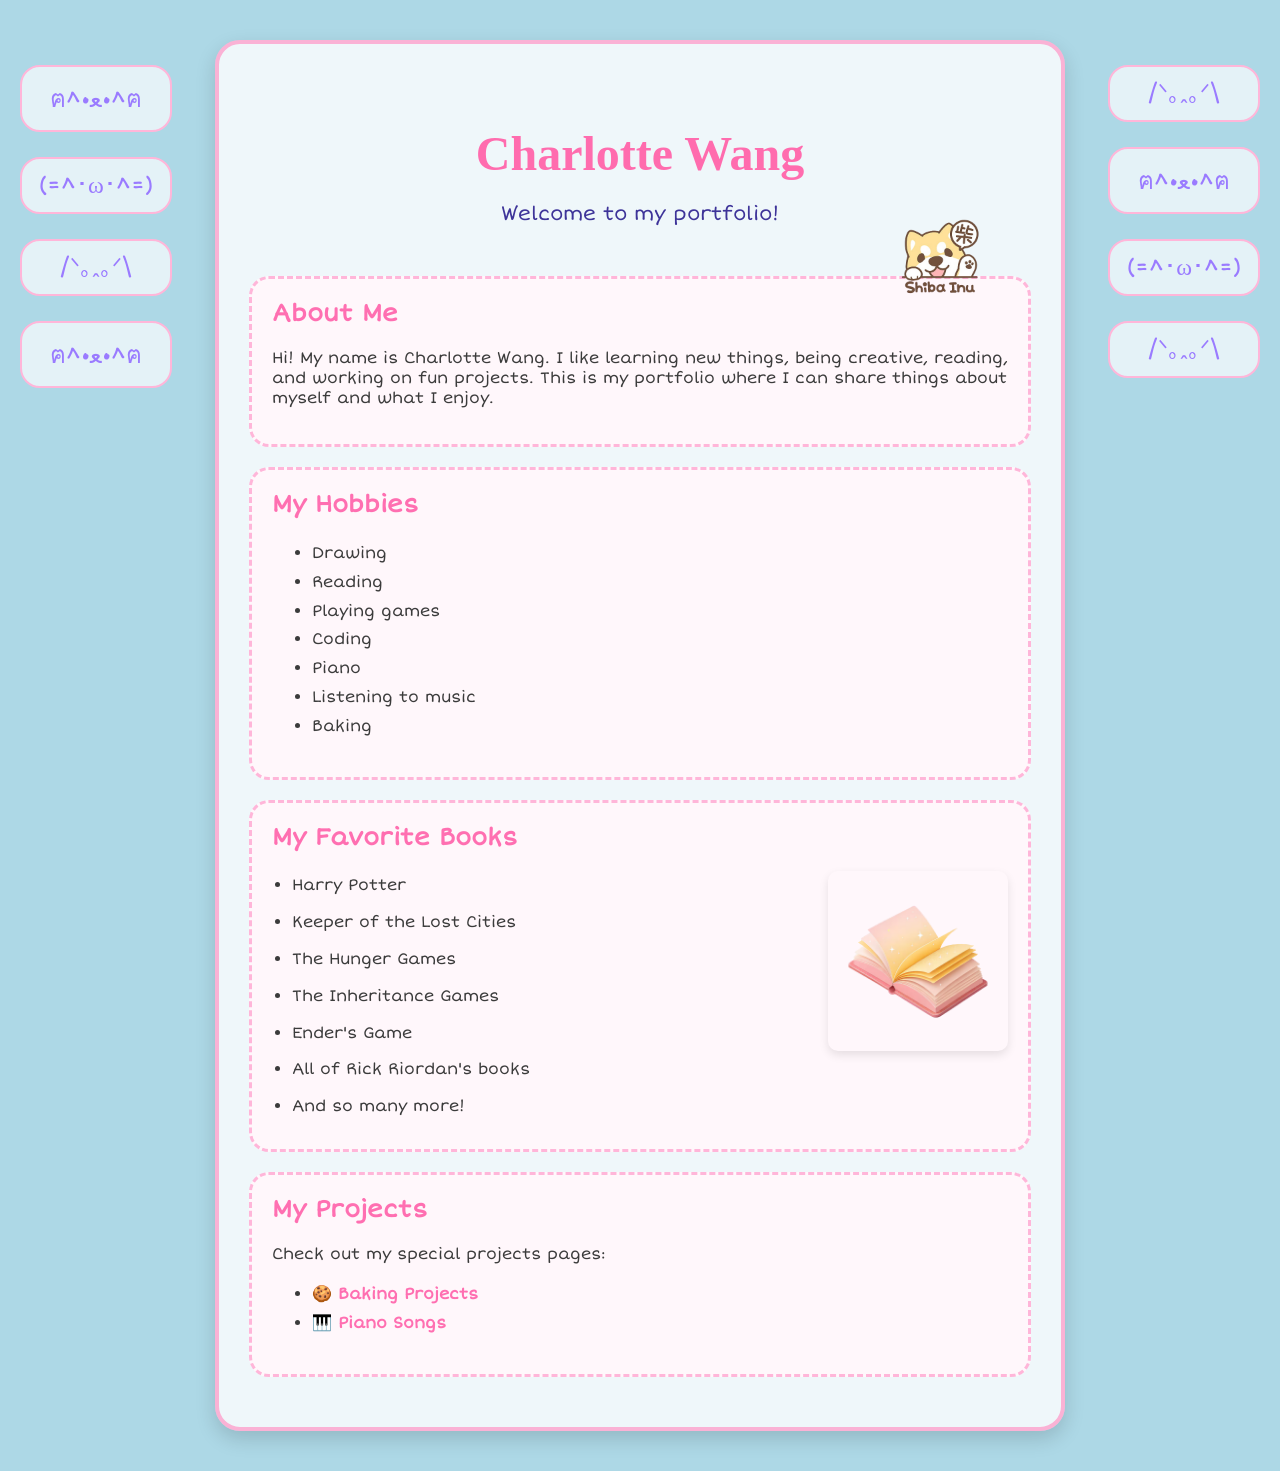
<file: index.html>
<!DOCTYPE html>
<html lang="en">
<head>
  <meta charset="UTF-8" />
  <meta name="viewport" content="width=device-width, initial-scale=1.0" />
  <title>My Portfolio</title>

  <!-- Short Stack font -->
  <link rel="preconnect" href="https://fonts.googleapis.com">
  <link rel="preconnect" href="https://fonts.gstatic.com" crossorigin>
  <link href="https://fonts.googleapis.com/css2?family=Short+Stack&display=swap" rel="stylesheet">

  <link rel="stylesheet" href="style.css" />
</head>
<body>

  <!-- Cute cat decorations on the sides -->
  <div class="cat-side left">
    <p> ฅ^•ﻌ•^ฅ </p>
    <p> (=^･ω･^=) </p>
    <p> /ᐠ｡ꞈ｡ᐟ\ </p>
    <p> ฅ^•ﻌ•^ฅ </p>
  </div>

  <div class="cat-side right">
    <p> /ᐠ｡ꞈ｡ᐟ\ </p>
    <p> ฅ^•ﻌ•^ฅ </p>
    <p> (=^･ω･^=) </p>
    <p> /ᐠ｡ꞈ｡ᐟ\ </p>
  </div>

  <main class="container">
    <header>
      <h1>Charlotte Wang</h1>
      <p class="subtitle">Welcome to my portfolio!</p>
    </header>

    <section class="card about-card">
      <h2>About Me</h2>
      <div class="about-image-wrapper">
        <img src="images/the-shiba-inu.png" alt="Shiba Inu" class="about-image" width="80" height="80" />
      </div>
      <p>
        Hi! My name is Charlotte Wang. I like learning new things, being creative,
        reading, and working on fun projects. This is my portfolio where I can share
        things about myself and what I enjoy.
      </p>
    </section>

    <section class="card">
      <h2>My Hobbies</h2>
      <ul>
        <li>Drawing</li>
        <li>Reading</li>
        <li>Playing games</li>
        <li>Coding</li>
        <li>Piano</li>
        <li>Listening to music</li>
        <li>Baking</li>
      </ul>
    </section>

    <section class="card">
      <h2>My Favorite Books</h2>
      <div class="books-content">
        <ul>
          <li>Harry Potter</li>
          <li>Keeper of the Lost Cities</li>
          <li>The Hunger Games</li>
          <li>The Inheritance Games</li>
          <li>Ender's Game</li>
          <li>All of Rick Riordan's books</li>
          <li>And so many more!</li>
        </ul>
        <img src="images/glowingbook.png" alt="Glowing Book" class="book-image">
      </div>
    </section>

    <section class="card">
      <h2>My Projects</h2>
      <p>
        Check out my special projects pages:
      </p>
      <ul>
        <li><a href="baking.html">🍪 Baking Projects</a></li>
        <li><a href="piano.html">🎹 Piano Songs</a></li>
      </ul>
    </section>
  </main>

</body>
</html>
</file>
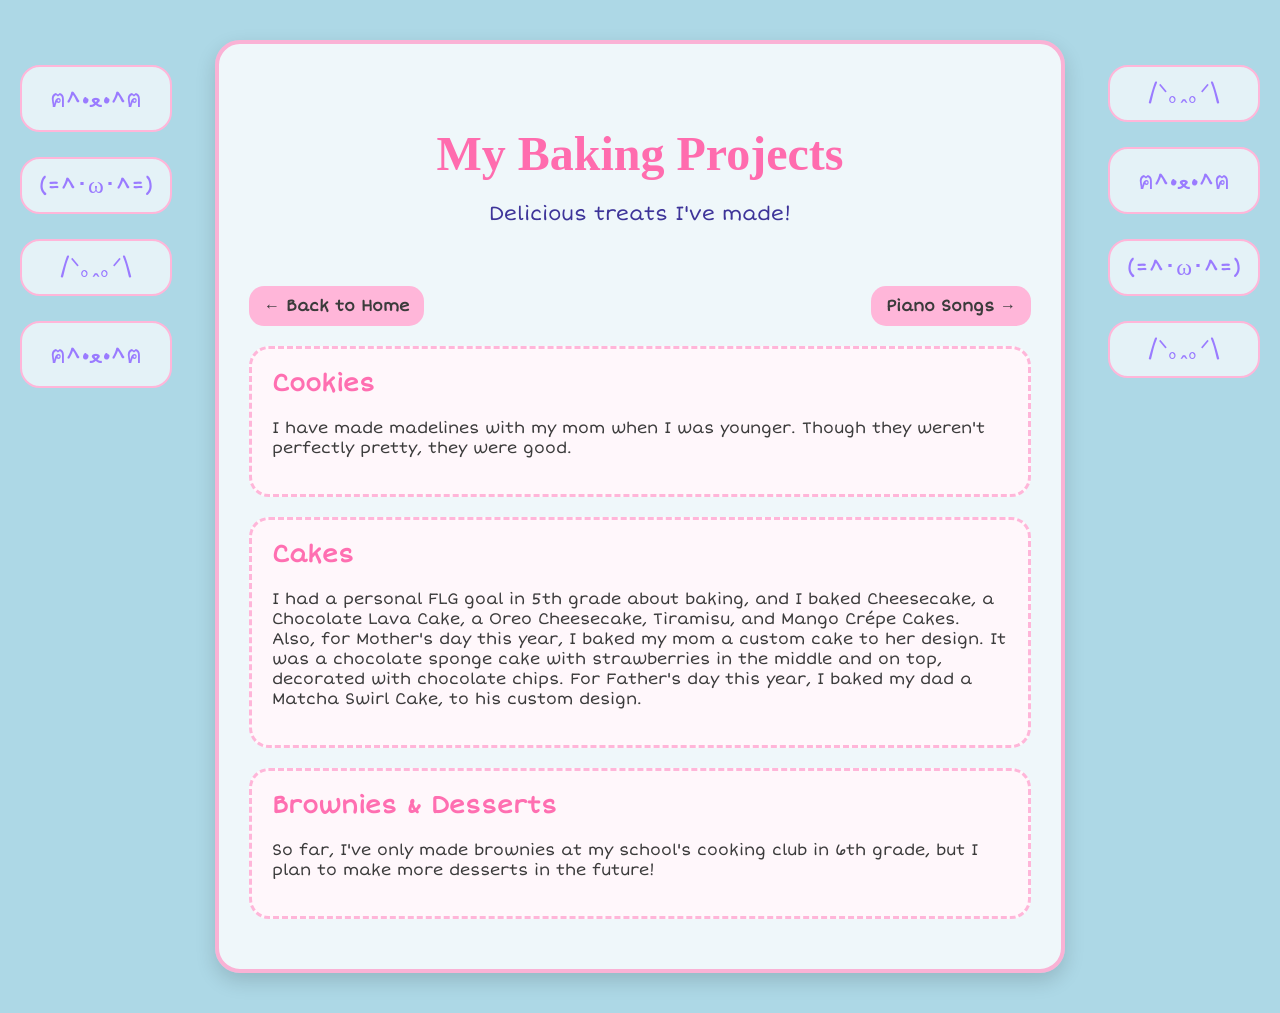
<file: baking.html>
<!DOCTYPE html>
<html lang="en">
<head>
  <meta charset="UTF-8" />
  <meta name="viewport" content="width=device-width, initial-scale=1.0" />
  <title>Baking Projects - Charlotte Wang</title>

  <!-- Short Stack font -->
  <link rel="preconnect" href="https://fonts.googleapis.com">
  <link rel="preconnect" href="https://fonts.gstatic.com" crossorigin>
  <link href="https://fonts.googleapis.com/css2?family=Short+Stack&display=swap" rel="stylesheet">

  <link rel="stylesheet" href="style.css" />
</head>
<body>

  <!-- Cute cat decorations on the sides -->
  <div class="cat-side left">
    <p> ฅ^•ﻌ•^ฅ </p>
    <p> (=^･ω･^=) </p>
    <p> /ᐠ｡ꞈ｡ᐟ\ </p>
    <p> ฅ^•ﻌ•^ฅ </p>
  </div>

  <div class="cat-side right">
    <p> /ᐠ｡ꞈ｡ᐟ\ </p>
    <p> ฅ^•ﻌ•^ฅ </p>
    <p> (=^･ω･^=) </p>
    <p> /ᐠ｡ꞈ｡ᐟ\ </p>
  </div>

  <main class="container">
    <header>
      <h1>My Baking Projects</h1>
      <p class="subtitle">Delicious treats I've made!</p>
    </header>

    <nav class="nav-links">
      <a href="index.html">← Back to Home</a>
      <a href="piano.html">Piano Songs →</a>
    </nav>

    <section class="card">
      <h2>Cookies</h2>
      <p>
        I have made madelines with my mom when I was younger. Though they weren't perfectly pretty, they were good.
      </p>
    </section>

    <section class="card">
      <h2>Cakes</h2>
      <p>
        I had a personal FLG goal in 5th grade about baking,  and I baked Cheesecake, a Chocolate Lava Cake, a Oreo Cheesecake, Tiramisu, and Mango Crépe Cakes. Also, for Mother's day this year, I baked my mom a custom cake to her design. It was a chocolate sponge cake with strawberries in the middle and on top, decorated with chocolate chips. For Father's day this year, I baked my dad a Matcha Swirl Cake, to his custom design.
      </p>
    </section>

    <section class="card">
      <h2>Brownies & Desserts</h2>
      <p>
        So far, I've only made brownies at my school's cooking club in 6th grade, but I plan to make more desserts in the future!
      </p>
    </section>
  </main>

</body>
</html>
</file>
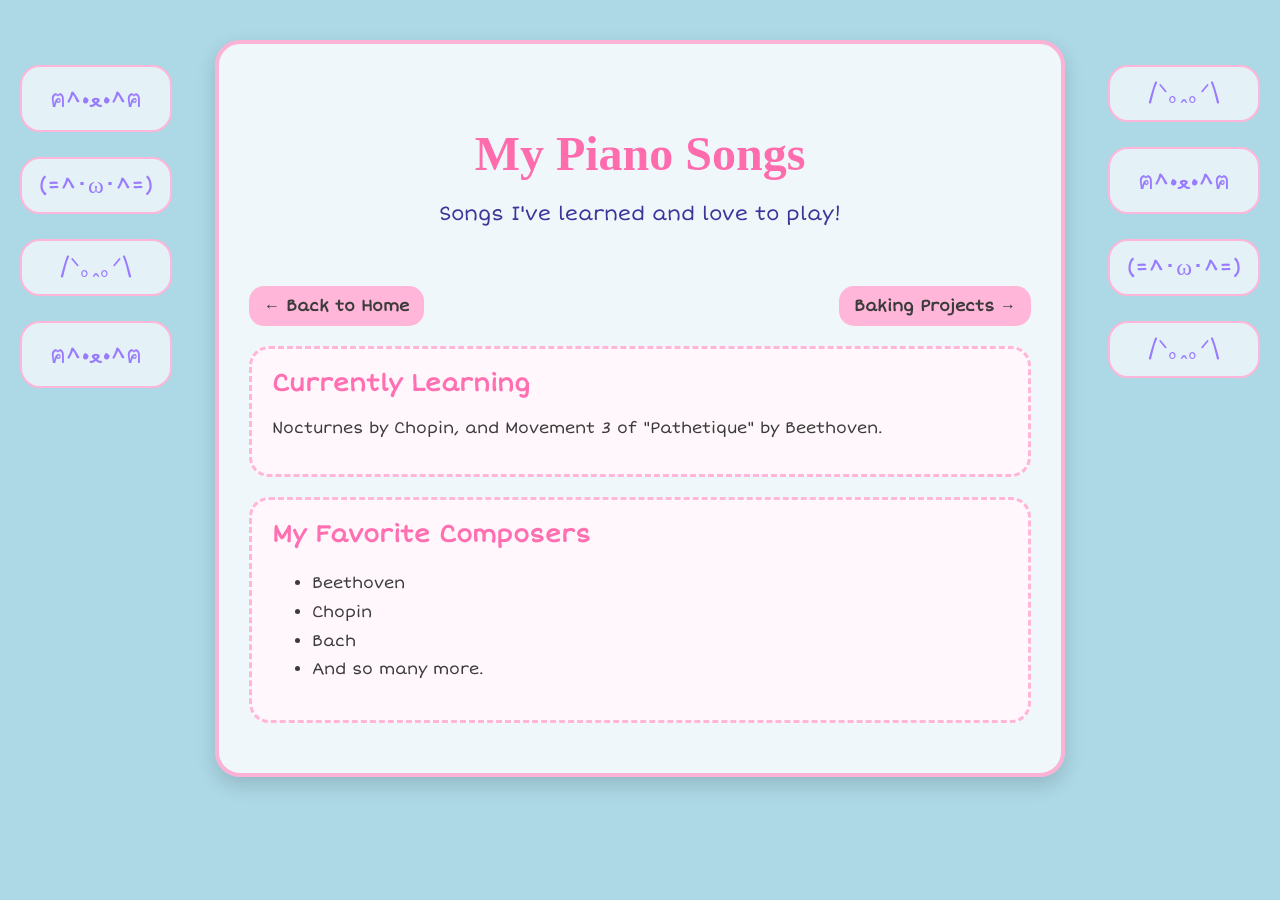
<file: piano.html>
<!DOCTYPE html>
<html lang="en">
<head>
  <meta charset="UTF-8" />
  <meta name="viewport" content="width=device-width, initial-scale=1.0" />
  <title>Piano Songs - Charlotte Wang</title>

  <!-- Short Stack font -->
  <link rel="preconnect" href="https://fonts.googleapis.com">
  <link rel="preconnect" href="https://fonts.gstatic.com" crossorigin>
  <link href="https://fonts.googleapis.com/css2?family=Short+Stack&display=swap" rel="stylesheet">

  <link rel="stylesheet" href="style.css" />
</head>
<body>

  <!-- Cute cat decorations on the sides -->
  <div class="cat-side left">
    <p> ฅ^•ﻌ•^ฅ </p>
    <p> (=^･ω･^=) </p>
    <p> /ᐠ｡ꞈ｡ᐟ\ </p>
    <p> ฅ^•ﻌ•^ฅ </p>
  </div>

  <div class="cat-side right">
    <p> /ᐠ｡ꞈ｡ᐟ\ </p>
    <p> ฅ^•ﻌ•^ฅ </p>
    <p> (=^･ω･^=) </p>
    <p> /ᐠ｡ꞈ｡ᐟ\ </p>
  </div>

  <main class="container">
    <header>
      <h1>My Piano Songs</h1>
      <p class="subtitle">Songs I've learned and love to play!</p>
    </header>

    <nav class="nav-links">
      <a href="index.html">← Back to Home</a>
      <a href="baking.html">Baking Projects →</a>
    </nav>

    <section class="card">
      <h2>Currently Learning</h2>
      <p>
        Nocturnes by Chopin, and Movement 3 of "Pathetique" by Beethoven.
      </p>
    </section>

    <section class="card">
      <h2>My Favorite Composers</h2>
      <ul>
        <li>Beethoven</li>
        <li>Chopin</li>
        <li>Bach</li>
        <li>And so many more.</li>
      </ul>
    </section>
  </main>

</body>
</html>
</file>
<file: style.css>
* {
  box-sizing: border-box;
}

body {
  margin: 0;
  background-color: lightblue;
  font-family: "Short Stack", cursive;
  color: #3b3b3b;
}

/* Main page container */
.container {
  width: 70%;
  max-width: 850px;
  margin: 40px auto;
  background-color: #ffffffcc;
  padding: 30px;
  border-radius: 25px;
  box-shadow: 0 8px 20px rgba(0, 0, 0, 0.15);
  border: 4px solid #fab2d5;
}

/* Header */
header {
  text-align: center;
  padding: 20px;
}

h1 {
  font-family: "Times New Roman", Times, serif;
  font-size: 48px;
  color: #ff6cae;
  margin-bottom: 10px;
}

.subtitle {
  font-size: 20px;
  color: #3e3499;
}

/* Sections */
.card {
  background-color: #fff7fb;
  margin: 20px 0;
  padding: 20px;
  border-radius: 20px;
  border: 3px dashed #ffb6d9;
}

.books-content {
  display: flex;
  align-items: flex-start;
  justify-content: flex-start;
  gap: 20px;
  flex-wrap: wrap;
}

.books-content ul {
  flex: 1 1 0;
  min-width: 0;
  margin: 0;
  padding-left: 20px;
}

.books-content li {
  margin-bottom: 8px;
}

.book-image {
  flex: 0 0 180px;
  width: 180px;
  max-width: 100%;
  height: auto;
  border-radius: 10px;
  box-shadow: 0 4px 10px rgba(0, 0, 0, 0.1);
}

h2 {
  color: #ff6fb1;
  margin-top: 0;
}

ul {
  line-height: 1.8;
}

/* About Me image overlap */
.about-card {
  position: relative;
  padding-top: 25;
  margin-top: 10px;
}

.about-image-wrapper {
  position: absolute;
  left: calc(50% + 400px);
  top: -62px;
  transform: translateX(-50%);
  width: 280px;
  height: auto;
}

.about-image-wrapper::before {
  content: "" !important;
  display: none !important;
}

.nav-links {
  display: flex;
  justify-content: space-between;
  gap: 20px;
  margin: 20px 0;
  flex-wrap: wrap;
}

.nav-links a {
  padding: 10px 15px;
  background-color: #ffb6d9;
  color: #3b3b3b;
  text-decoration: none;
  border-radius: 15px;
  font-weight: bold;
  transition: background-color 0.3s;
}

.nav-links a:hover {
  background-color: #ff9ac7;
}

/* Links inside cards */
.card a {
  color: #ff6fb1;
  text-decoration: none;
  font-weight: bold;
}

.card a:hover {
  text-decoration: underline;
}

/* Cute cat side decorations */
.cat-side {
  position: fixed;
  top: 40px;
  width: auto;
  min-width: 120px;
  text-align: center;
  font-size: 24px;
  color: #9a7bff;
  z-index: -1;
  overflow: visible;
}

.cat-side p {
  background-color: #ffffffaa;
  padding: 12px 16px;
  border-radius: 20px;
  margin: 25px 10px;
  border: 2px solid #ffb6d9;
  white-space: nowrap;
}

.left {
  left: 10px;
}

.right {
  right: 10px;
}

/* Makes it work better on smaller screens */
@media (max-width: 900px) {
  .cat-side {
    display: none;
  }

  .container {
    width: 90%;
  }

  h1 {
    font-size: 38px;
  }
}
</file>
